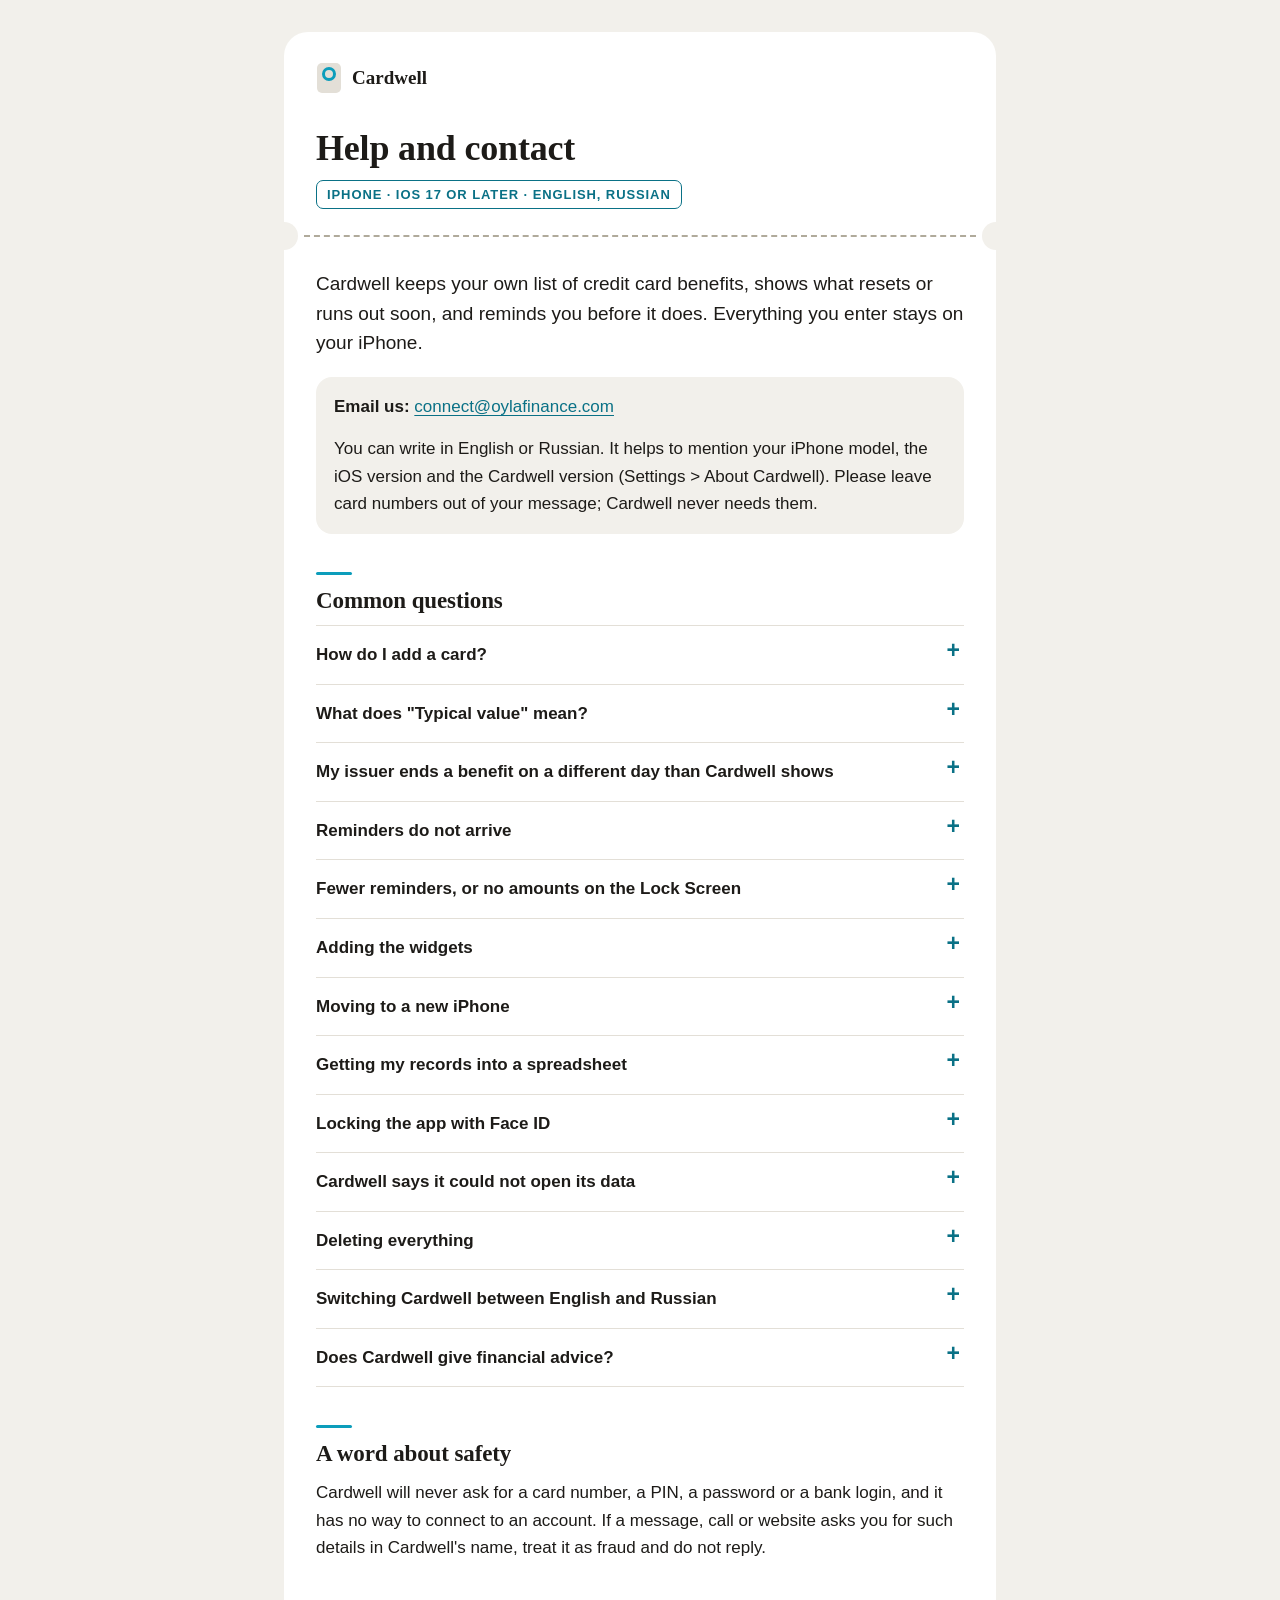
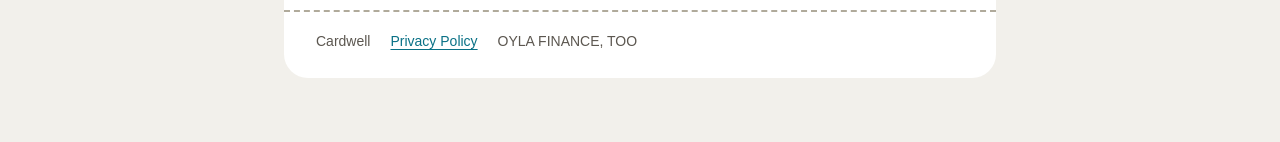
<file: help/index.html>
<!doctype html>
<html lang="en">
<head>
<meta charset="utf-8">
<meta name="viewport" content="width=device-width, initial-scale=1">
<meta name="color-scheme" content="light dark">
<title>Support - Cardwell</title>
<link rel="stylesheet" href="../assets/ticket.css">
</head>
<body>
<main class="ticket">
  <header class="stub">
    <a class="brand" href="./">
      <svg viewBox="0 0 26 32" aria-hidden="true"><rect class="card" x="1" y="1" width="24" height="30" rx="5"/><circle class="ring" cx="13" cy="12" r="5.5"/></svg>
      <span>Cardwell</span>
    </a>
    <h1>Help and contact</h1>
    <p class="stamp">iPhone &middot; iOS 17 or later &middot; English, Russian</p>
  </header>
  <div class="tear" aria-hidden="true"></div>

  <article class="body">
    <p class="lead">Cardwell keeps your own list of credit card benefits, shows what resets or runs out soon, and reminds you before it does. Everything you enter stays on your iPhone.</p>

    <div class="reach">
      <p><strong>Email us:</strong> <a href="mailto:connect@oylafinance.com?subject=Cardwell">connect@oylafinance.com</a></p>
      <p>You can write in English or Russian. It helps to mention your iPhone model, the iOS version and the Cardwell version (Settings &gt; About Cardwell). Please leave card numbers out of your message; Cardwell never needs them.</p>
    </div>

    <h2>Common questions</h2>

    <details>
      <summary>How do I add a card?</summary>
      <p>Tap the plus button on the Cards tab, or "Add a card" when the app is empty. The setup has three steps: the card (a nickname only you will see, the annual fee, the currency and the day its card year starts), its benefits, and reminders. On the second step you can start from ready-made sets, add benefits one by one, or copy them from a card you already added.</p>
      <p>To look around first, tap "Try with a sample card" on the first step, or Settings &gt; Data &gt; Load sample card. The sample card can be removed in the same place.</p>
    </details>

    <details>
      <summary>What does "Typical value" mean?</summary>
      <p>Benefits added from a set come with round placeholder amounts. They are not taken from any card's terms. Each one is marked "Typical value" until you check it against your card and either confirm it or type the right amount.</p>
    </details>

    <details>
      <summary>My issuer ends a benefit on a different day than Cardwell shows</summary>
      <p>Cardwell works out each period from the reset rule you chose and your iPhone's calendar and time zone. A card issuer may close a period at a different hour, in its own time zone, or under terms that have changed since you set the benefit up. Treat your issuer's terms as the final word, adjust the benefit in Cardwell if needed, and use the benefit before the last day rather than on it.</p>
    </details>

    <details>
      <summary>Reminders do not arrive</summary>
      <ul>
        <li>In Cardwell, open Settings: "Remind me before benefits end" should be on and Permission should read "Allowed".</li>
        <li>In iOS Settings &gt; Notifications &gt; Cardwell, notifications should be allowed. A Focus mode can also hold them back.</li>
        <li>Each benefit has its own "Remind me before it ends" switch in its edit form.</li>
        <li>"Send test reminder" in Settings shows a sample reminder about 5 seconds later.</li>
      </ul>
      <p>iOS lets an app keep only a limited number of reminders scheduled ahead, so Cardwell plans the nearest ones and tops them up each time you open it. If it has not been opened for a long while, it sends "Reminders need a refresh"; opening the app is all that is needed.</p>
    </details>

    <details>
      <summary>Fewer reminders, or no amounts on the Lock Screen</summary>
      <p>Settings &gt; Reminders has the time of day and a profile: Light sends fewer reminders, and later. Turning off "Show details in reminders and widgets" keeps benefit names and amounts out of notifications and widgets; they show only counts.</p>
    </details>

    <details>
      <summary>Adding the widgets</summary>
      <p>Touch and hold an empty part of the Home Screen, enter editing mode, add a widget and search for Cardwell; "Ending soon" comes in a small and a medium size. Widgets read a summary that Cardwell refreshes whenever you use the app. If a widget says "Open Cardwell to update", the app has not been opened for about two weeks; opening it once brings the widget up to date.</p>
    </details>

    <details>
      <summary>Moving to a new iPhone</summary>
      <p>Setting up the new iPhone from an iCloud or computer backup brings Cardwell's data along. Without a backup: on the old iPhone choose Settings &gt; Data &gt; Save a copy and send the file to Files, iCloud Drive or AirDrop; on the new one choose Settings &gt; Data &gt; Restore from a copy and pick that file. Restoring replaces everything that is in Cardwell on the new iPhone, and the app asks before it does.</p>
    </details>

    <details>
      <summary>Getting my records into a spreadsheet</summary>
      <p>Settings &gt; Data &gt; Export usage (CSV) saves one calendar year of records as a CSV file that Numbers, Excel or Google Sheets can open. When you have records in more than one year, Cardwell asks which year. The sample card is never included.</p>
    </details>

    <details>
      <summary>Locking the app with Face ID</summary>
      <p>Turn on Settings &gt; Privacy &gt; App lock. Cardwell then asks for Face ID or your device passcode whenever you return to it and hides its screens in the app switcher. App lock needs a device passcode; without one, the switch stays off and the app says so.</p>
    </details>

    <details>
      <summary>Cardwell says it could not open its data</summary>
      <p>Nothing has been deleted: the file that would not open is kept on the iPhone. Choose Restore from a copy if you have saved one, or Start empty to carry on with a fresh start.</p>
    </details>

    <details>
      <summary>Deleting everything</summary>
      <p>Settings &gt; Data &gt; Delete all data removes every card, benefit and record after you confirm. Deleting the app from the iPhone removes everything, settings included. Copies you saved elsewhere and device backups are not touched; remove them where they are kept if you want them gone too.</p>
    </details>

    <details>
      <summary>Switching Cardwell between English and Russian</summary>
      <p>Cardwell's screens, reminders and widgets come in English and Russian. iOS uses whichever of the two stands higher in the language list under Settings &gt; General &gt; Language &amp; Region, and English when neither is there. To run Cardwell in one of them while the rest of the iPhone stays in another, open Cardwell's page in the Settings app and change Language; that row appears once the language list holds more than one entry. Dates and amounts are written the way your region setting expects, whichever language is on.</p>
    </details>

    <details>
      <summary>Does Cardwell give financial advice?</summary>
      <p>No. Cardwell is a personal tracker. It does not connect to any bank or card account, does not hold or move money, and does not recommend cards or other financial products. The amounts and dates come from you, and the "covered" figure is simple arithmetic on them. Cardwell also stands apart from the rest of OYLA FINANCE's business: it shows no offers from the company and passes nothing to it.</p>
    </details>

    <h2>A word about safety</h2>
    <p>Cardwell will never ask for a card number, a PIN, a password or a bank login, and it has no way to connect to an account. If a message, call or website asks you for such details in Cardwell's name, treat it as fraud and do not reply.</p>
  </article>

  <footer class="foot">
    <span>Cardwell</span>
    <a href="../policy/">Privacy Policy</a>
    <span>OYLA FINANCE, TOO</span>
  </footer>
</main>
</body>
</html>
</file>
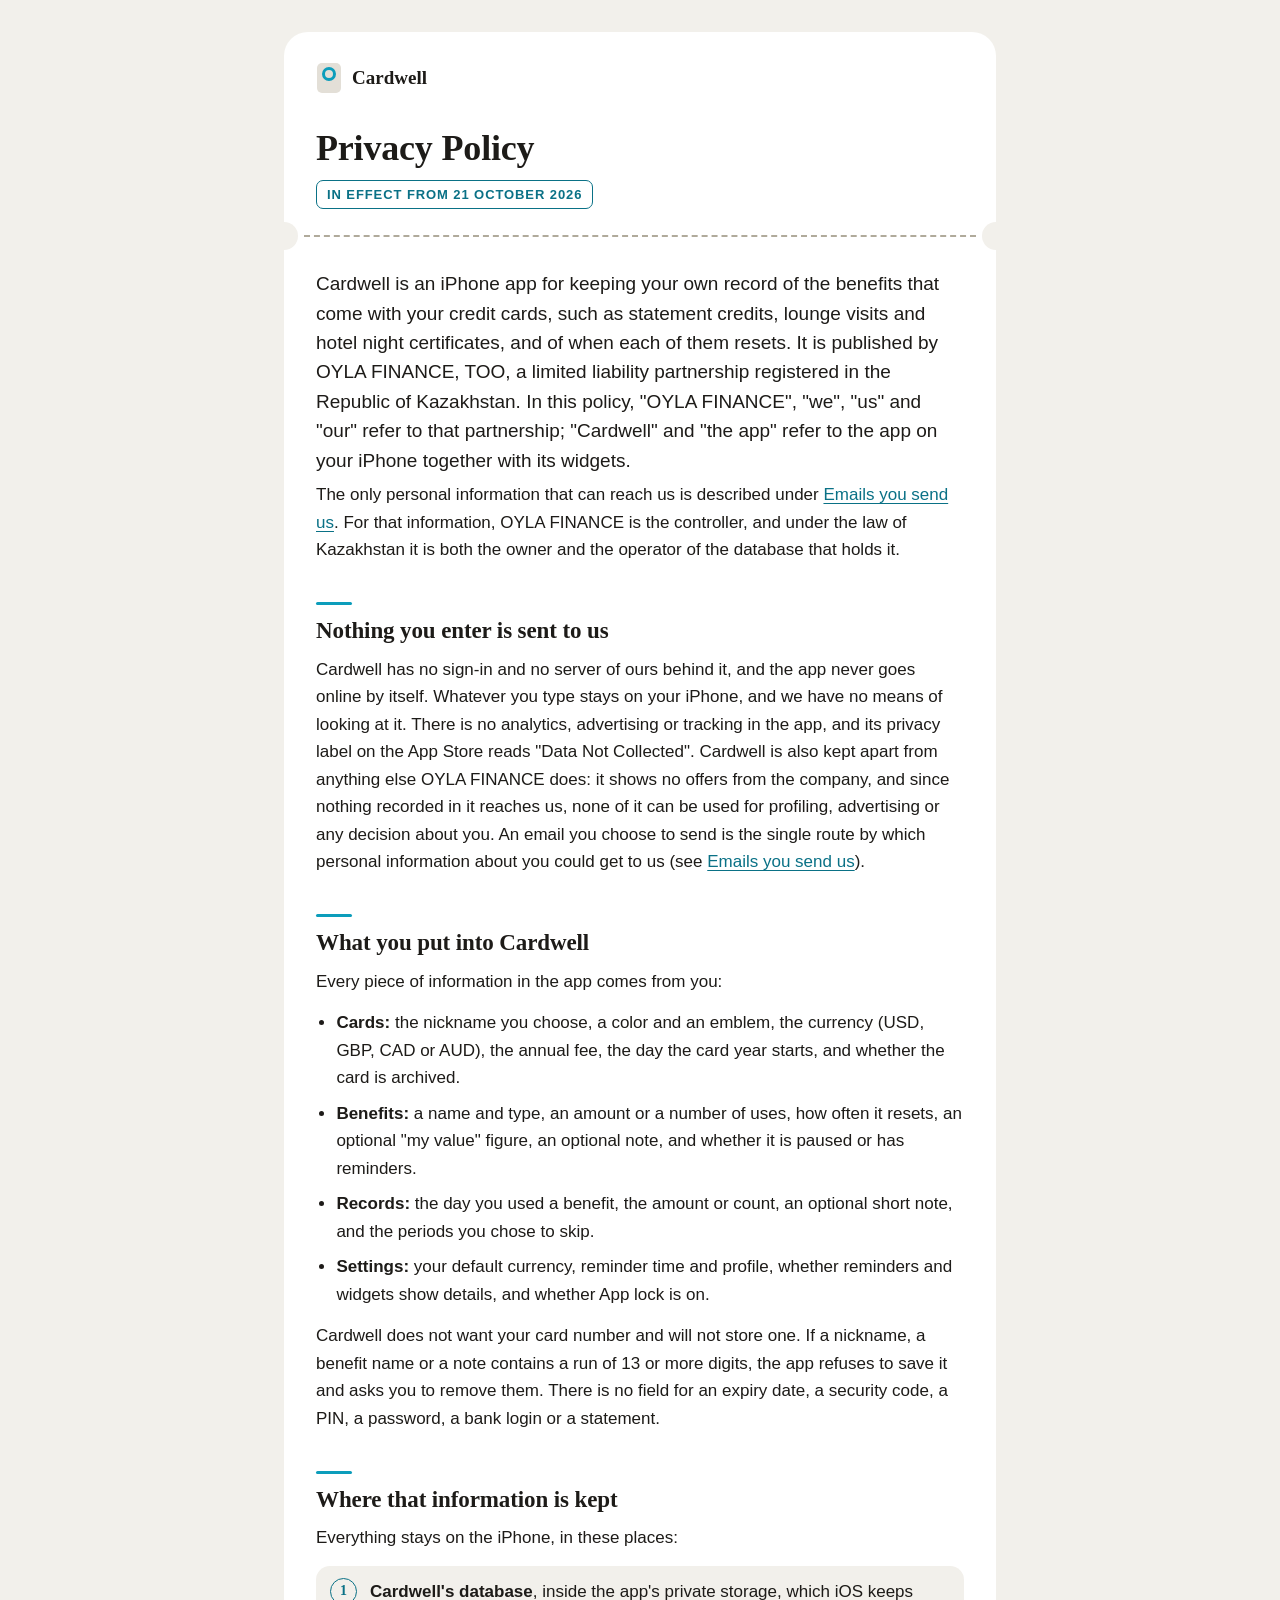
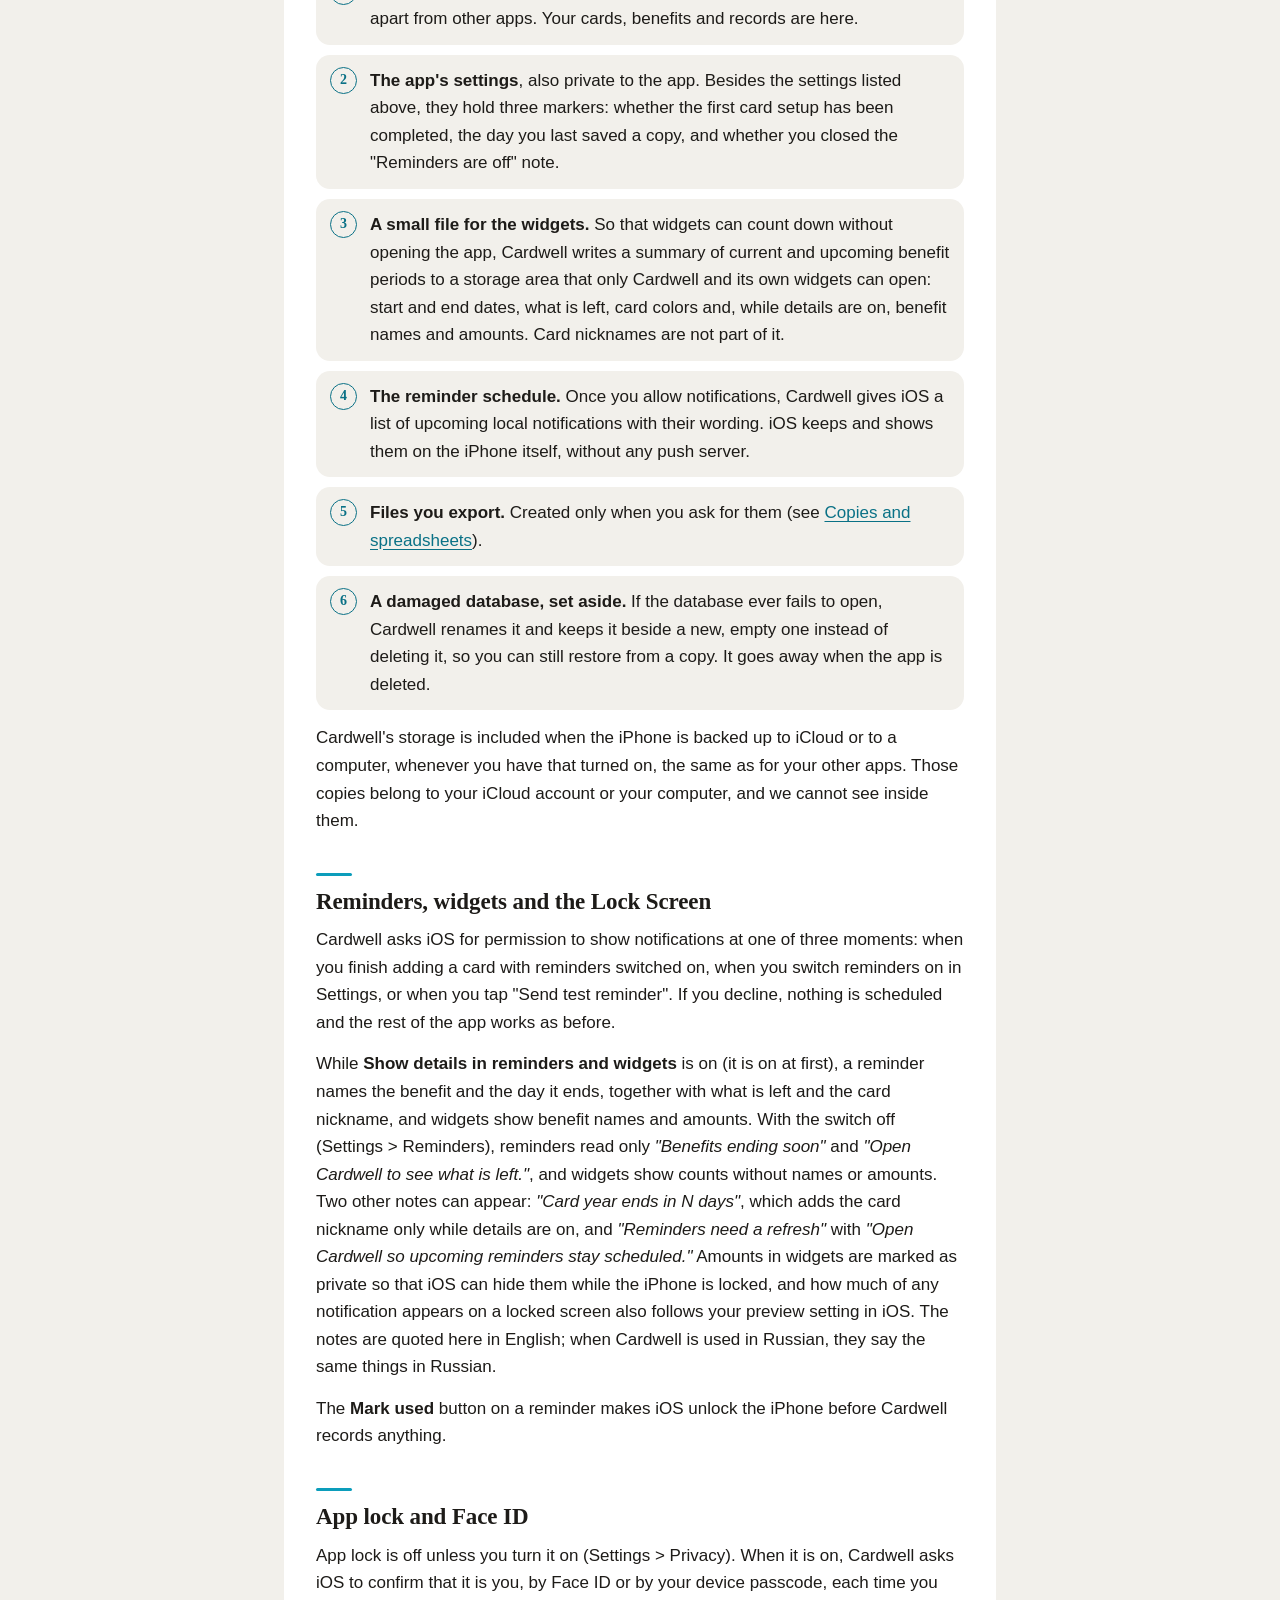
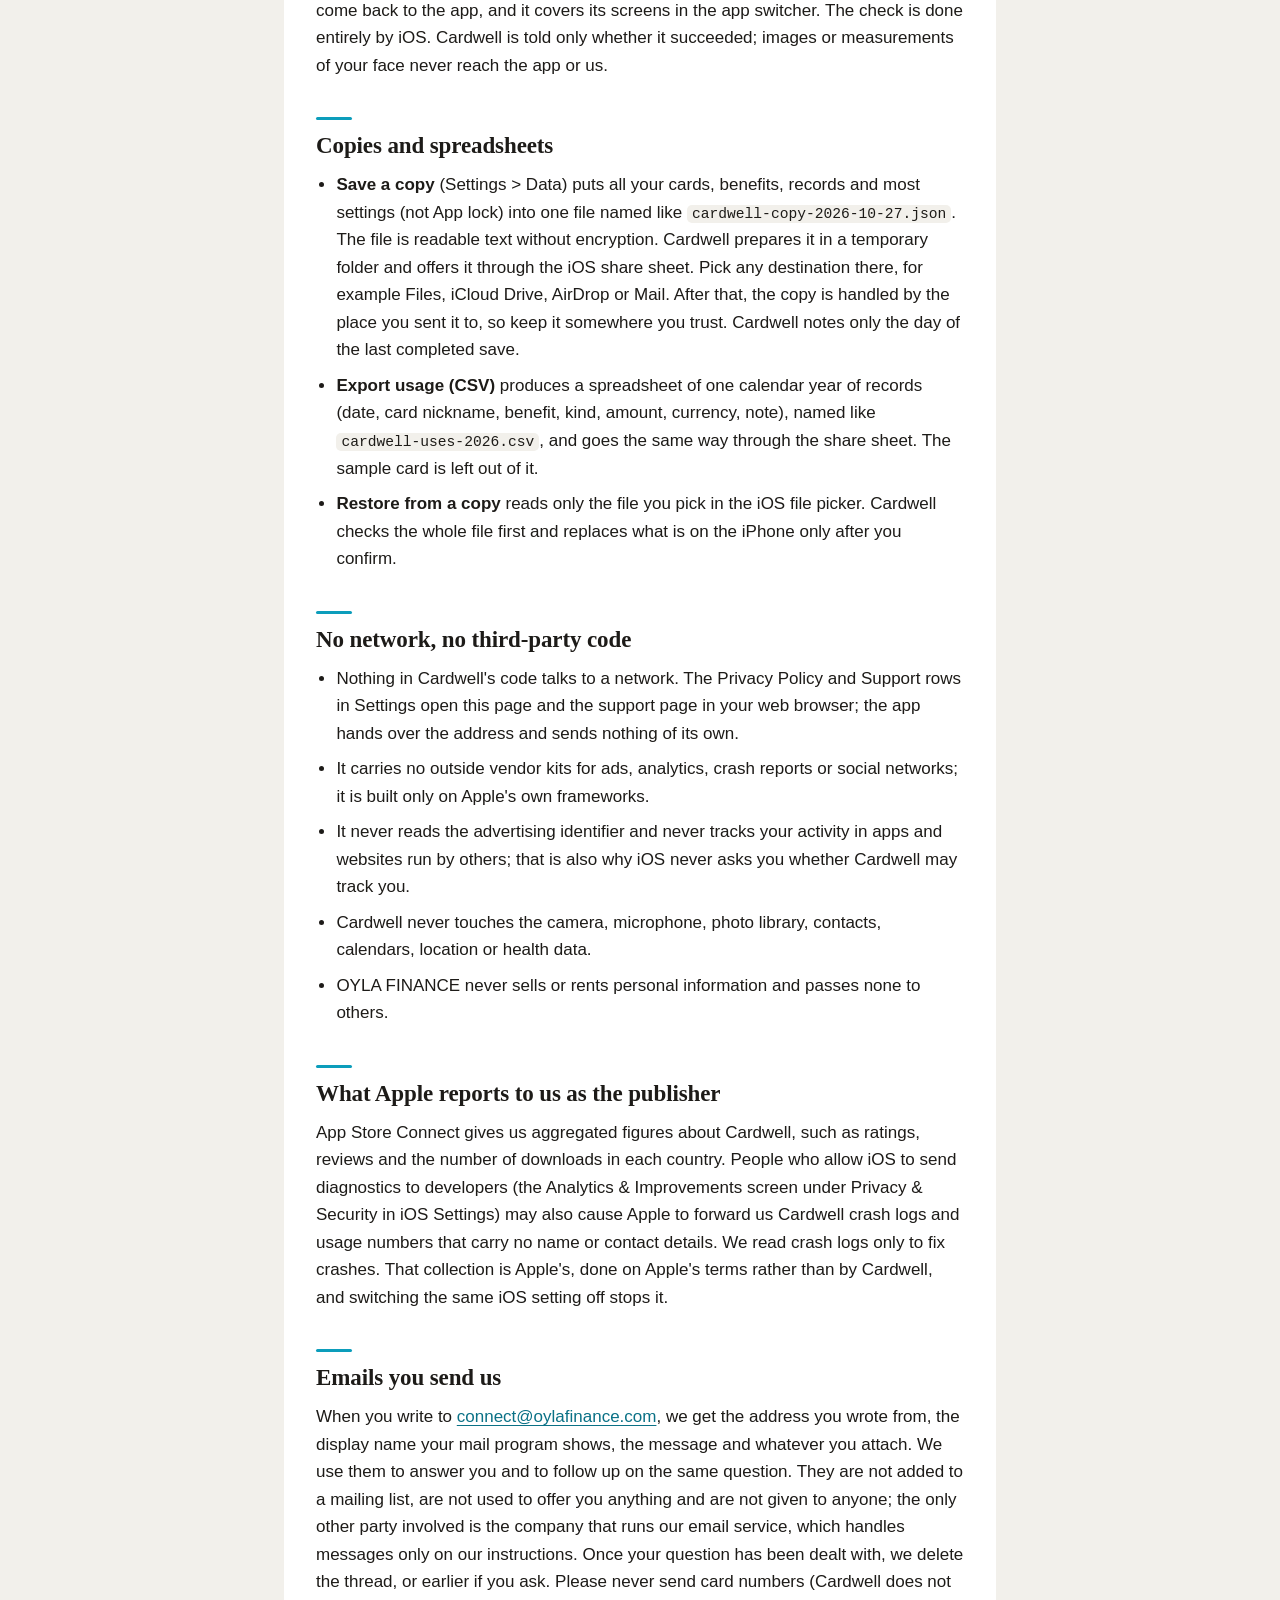
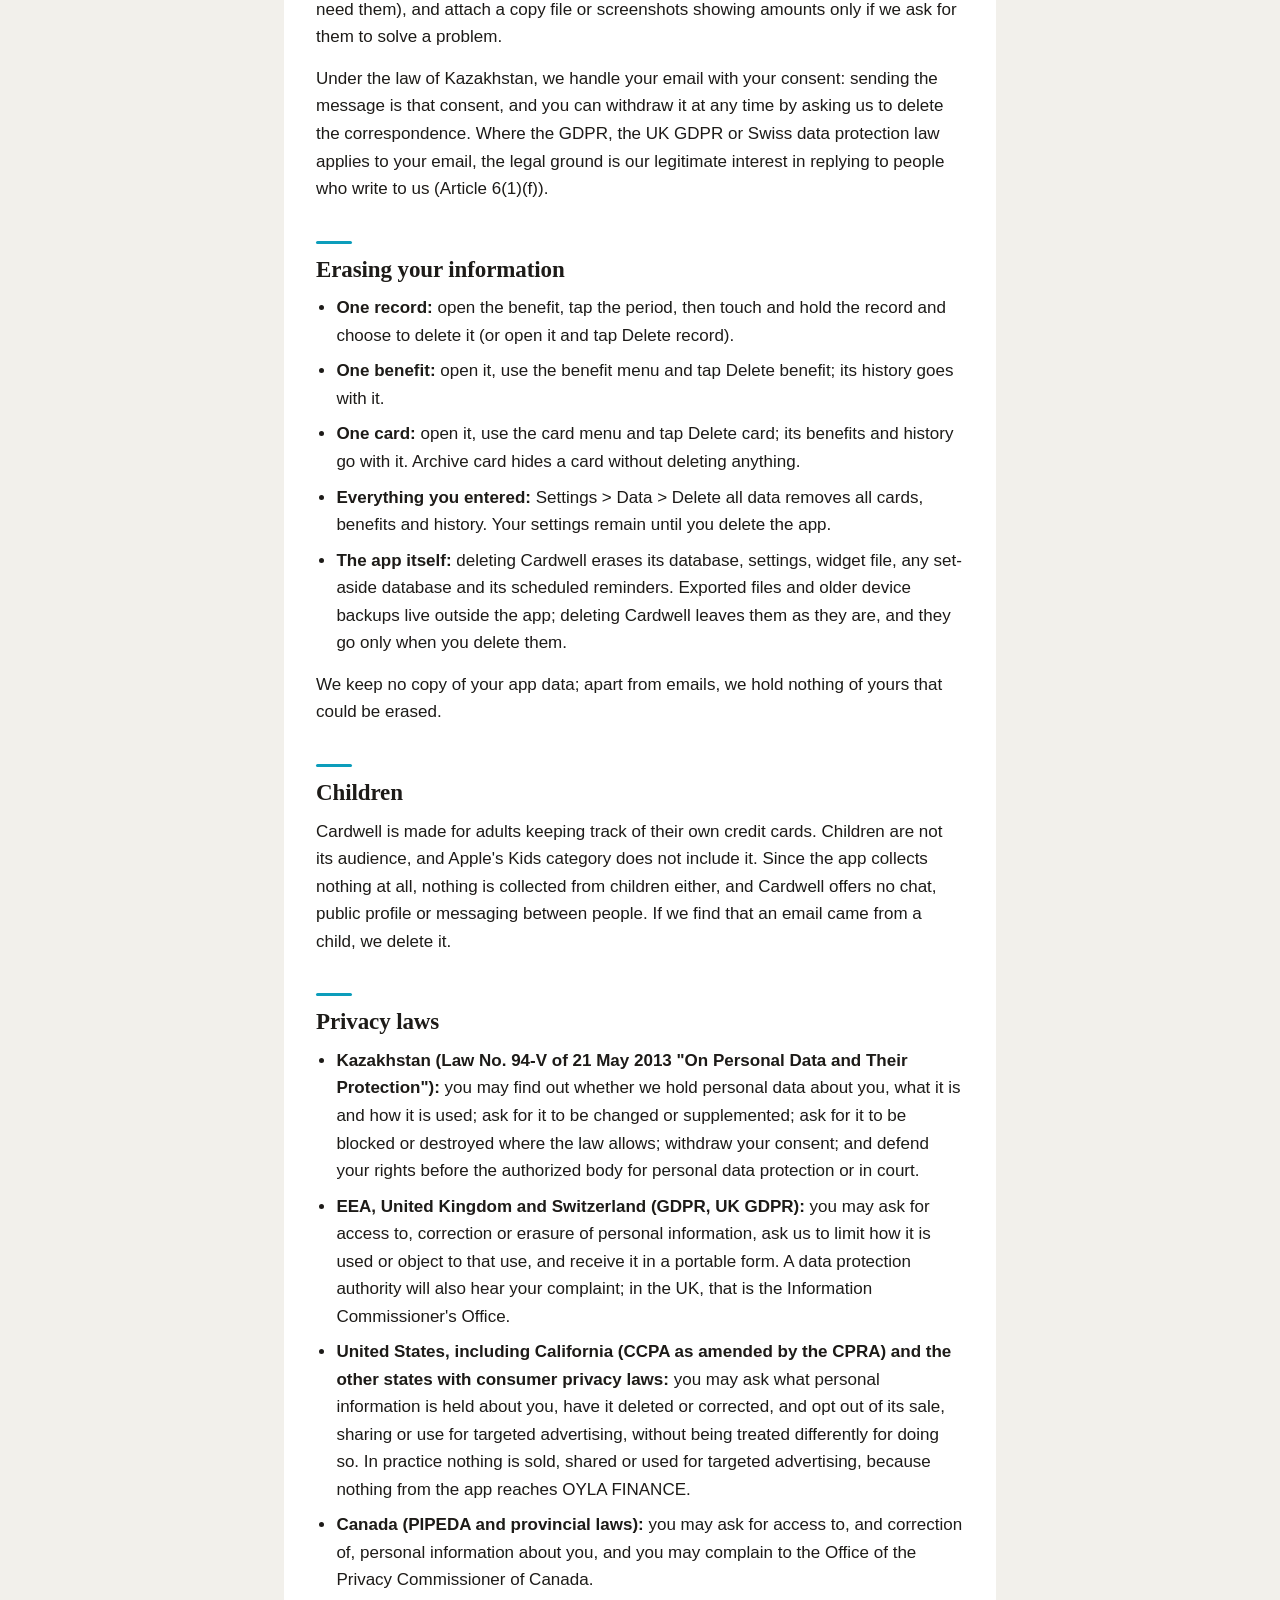
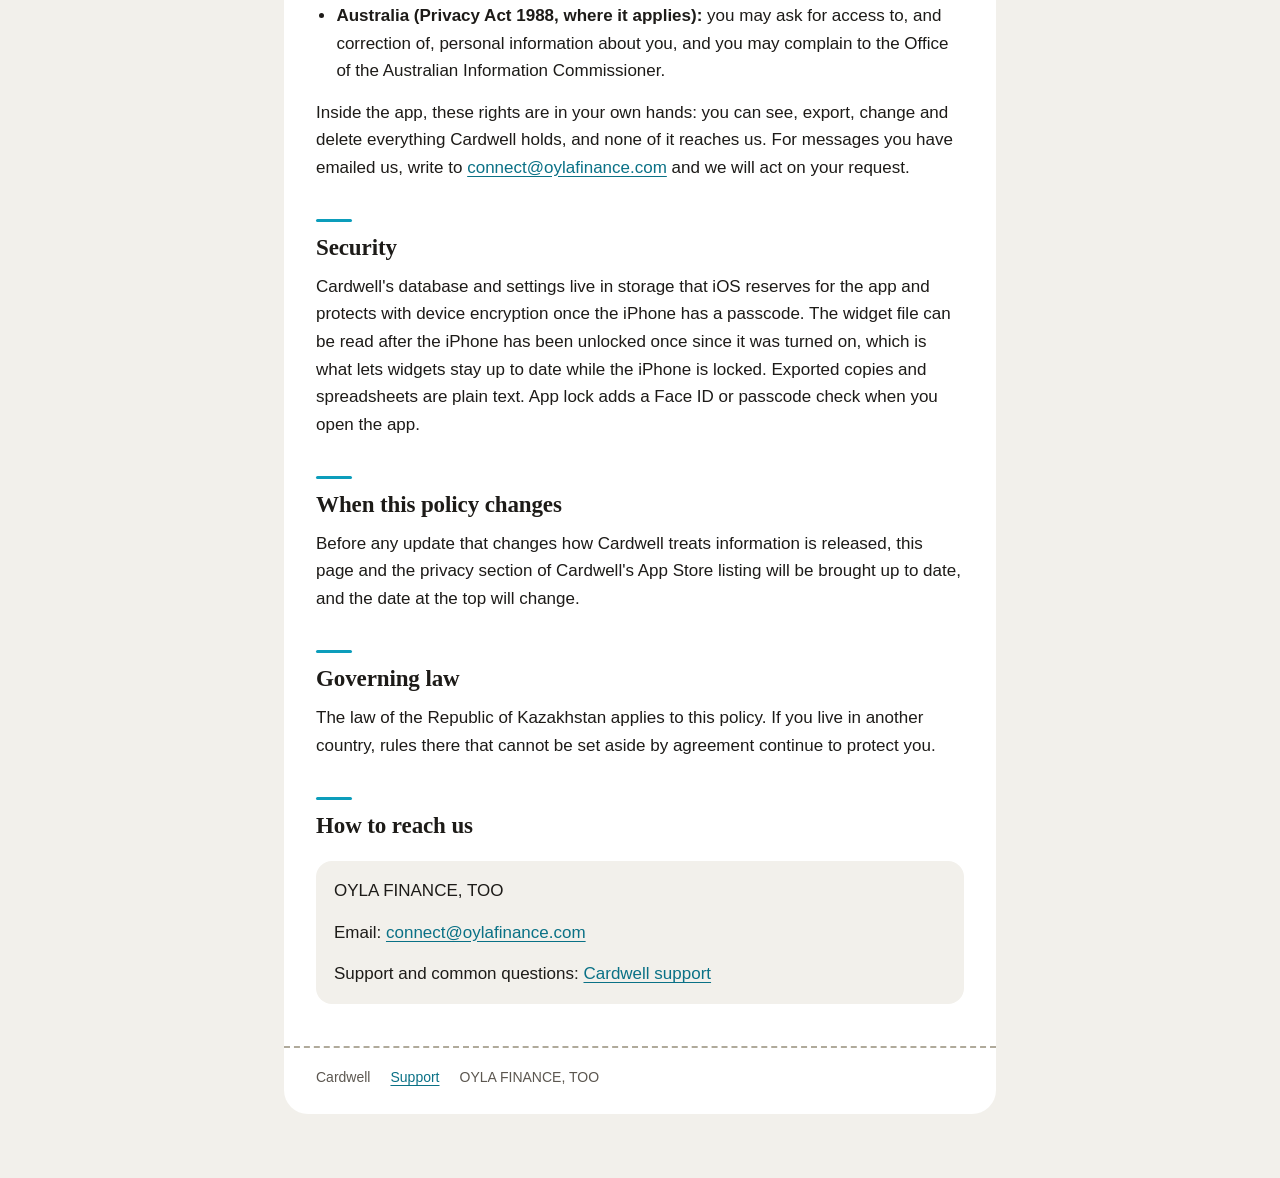
<file: policy/index.html>
<!doctype html>
<html lang="en">
<head>
<meta charset="utf-8">
<meta name="viewport" content="width=device-width, initial-scale=1">
<meta name="color-scheme" content="light dark">
<title>Privacy Policy - Cardwell</title>
<link rel="stylesheet" href="../assets/ticket.css">
</head>
<body>
<main class="ticket">
  <header class="stub">
    <a class="brand" href="../help/">
      <svg viewBox="0 0 26 32" aria-hidden="true"><rect class="card" x="1" y="1" width="24" height="30" rx="5"/><circle class="ring" cx="13" cy="12" r="5.5"/></svg>
      <span>Cardwell</span>
    </a>
    <h1>Privacy Policy</h1>
    <p class="stamp">In effect from 21 October 2026</p>
  </header>
  <div class="tear" aria-hidden="true"></div>

  <article class="body">
    <p class="lead">Cardwell is an iPhone app for keeping your own record of the benefits that come with your credit cards, such as statement credits, lounge visits and hotel night certificates, and of when each of them resets. It is published by OYLA FINANCE, TOO, a limited liability partnership registered in the Republic of Kazakhstan. In this policy, "OYLA FINANCE", "we", "us" and "our" refer to that partnership; "Cardwell" and "the app" refer to the app on your iPhone together with its widgets.</p>
    <p>The only personal information that can reach us is described under <a href="#email">Emails you send us</a>. For that information, OYLA FINANCE is the controller, and under the law of Kazakhstan it is both the owner and the operator of the database that holds it.</p>

    <h2>Nothing you enter is sent to us</h2>
    <p>Cardwell has no sign-in and no server of ours behind it, and the app never goes online by itself. Whatever you type stays on your iPhone, and we have no means of looking at it. There is no analytics, advertising or tracking in the app, and its privacy label on the App Store reads "Data Not Collected". Cardwell is also kept apart from anything else OYLA FINANCE does: it shows no offers from the company, and since nothing recorded in it reaches us, none of it can be used for profiling, advertising or any decision about you. An email you choose to send is the single route by which personal information about you could get to us (see <a href="#email">Emails you send us</a>).</p>

    <h2>What you put into Cardwell</h2>
    <p>Every piece of information in the app comes from you:</p>
    <ul>
      <li><strong>Cards:</strong> the nickname you choose, a color and an emblem, the currency (USD, GBP, CAD or AUD), the annual fee, the day the card year starts, and whether the card is archived.</li>
      <li><strong>Benefits:</strong> a name and type, an amount or a number of uses, how often it resets, an optional "my value" figure, an optional note, and whether it is paused or has reminders.</li>
      <li><strong>Records:</strong> the day you used a benefit, the amount or count, an optional short note, and the periods you chose to skip.</li>
      <li><strong>Settings:</strong> your default currency, reminder time and profile, whether reminders and widgets show details, and whether App lock is on.</li>
    </ul>
    <p>Cardwell does not want your card number and will not store one. If a nickname, a benefit name or a note contains a run of 13 or more digits, the app refuses to save it and asks you to remove them. There is no field for an expiry date, a security code, a PIN, a password, a bank login or a statement.</p>

    <h2>Where that information is kept</h2>
    <p>Everything stays on the iPhone, in these places:</p>
    <ol class="places">
      <li><strong>Cardwell's database</strong>, inside the app's private storage, which iOS keeps apart from other apps. Your cards, benefits and records are here.</li>
      <li><strong>The app's settings</strong>, also private to the app. Besides the settings listed above, they hold three markers: whether the first card setup has been completed, the day you last saved a copy, and whether you closed the "Reminders are off" note.</li>
      <li><strong>A small file for the widgets.</strong> So that widgets can count down without opening the app, Cardwell writes a summary of current and upcoming benefit periods to a storage area that only Cardwell and its own widgets can open: start and end dates, what is left, card colors and, while details are on, benefit names and amounts. Card nicknames are not part of it.</li>
      <li><strong>The reminder schedule.</strong> Once you allow notifications, Cardwell gives iOS a list of upcoming local notifications with their wording. iOS keeps and shows them on the iPhone itself, without any push server.</li>
      <li><strong>Files you export.</strong> Created only when you ask for them (see <a href="#copies">Copies and spreadsheets</a>).</li>
      <li><strong>A damaged database, set aside.</strong> If the database ever fails to open, Cardwell renames it and keeps it beside a new, empty one instead of deleting it, so you can still restore from a copy. It goes away when the app is deleted.</li>
    </ol>
    <p>Cardwell's storage is included when the iPhone is backed up to iCloud or to a computer, whenever you have that turned on, the same as for your other apps. Those copies belong to your iCloud account or your computer, and we cannot see inside them.</p>

    <h2>Reminders, widgets and the Lock Screen</h2>
    <p>Cardwell asks iOS for permission to show notifications at one of three moments: when you finish adding a card with reminders switched on, when you switch reminders on in Settings, or when you tap "Send test reminder". If you decline, nothing is scheduled and the rest of the app works as before.</p>
    <p>While <strong>Show details in reminders and widgets</strong> is on (it is on at first), a reminder names the benefit and the day it ends, together with what is left and the card nickname, and widgets show benefit names and amounts. With the switch off (Settings &gt; Reminders), reminders read only <span class="said">"Benefits ending soon"</span> and <span class="said">"Open Cardwell to see what is left."</span>, and widgets show counts without names or amounts. Two other notes can appear: <span class="said">"Card year ends in N days"</span>, which adds the card nickname only while details are on, and <span class="said">"Reminders need a refresh"</span> with <span class="said">"Open Cardwell so upcoming reminders stay scheduled."</span> Amounts in widgets are marked as private so that iOS can hide them while the iPhone is locked, and how much of any notification appears on a locked screen also follows your preview setting in iOS. The notes are quoted here in English; when Cardwell is used in Russian, they say the same things in Russian.</p>
    <p>The <strong>Mark used</strong> button on a reminder makes iOS unlock the iPhone before Cardwell records anything.</p>

    <h2>App lock and Face ID</h2>
    <p>App lock is off unless you turn it on (Settings &gt; Privacy). When it is on, Cardwell asks iOS to confirm that it is you, by Face ID or by your device passcode, each time you come back to the app, and it covers its screens in the app switcher. The check is done entirely by iOS. Cardwell is told only whether it succeeded; images or measurements of your face never reach the app or us.</p>

    <h2 id="copies">Copies and spreadsheets</h2>
    <ul>
      <li><strong>Save a copy</strong> (Settings &gt; Data) puts all your cards, benefits, records and most settings (not App lock) into one file named like <code>cardwell-copy-2026-10-27.json</code>. The file is readable text without encryption. Cardwell prepares it in a temporary folder and offers it through the iOS share sheet. Pick any destination there, for example Files, iCloud Drive, AirDrop or Mail. After that, the copy is handled by the place you sent it to, so keep it somewhere you trust. Cardwell notes only the day of the last completed save.</li>
      <li><strong>Export usage (CSV)</strong> produces a spreadsheet of one calendar year of records (date, card nickname, benefit, kind, amount, currency, note), named like <code>cardwell-uses-2026.csv</code>, and goes the same way through the share sheet. The sample card is left out of it.</li>
      <li><strong>Restore from a copy</strong> reads only the file you pick in the iOS file picker. Cardwell checks the whole file first and replaces what is on the iPhone only after you confirm.</li>
    </ul>

    <h2>No network, no third-party code</h2>
    <ul>
      <li>Nothing in Cardwell's code talks to a network. The Privacy Policy and Support rows in Settings open this page and the support page in your web browser; the app hands over the address and sends nothing of its own.</li>
      <li>It carries no outside vendor kits for ads, analytics, crash reports or social networks; it is built only on Apple's own frameworks.</li>
      <li>It never reads the advertising identifier and never tracks your activity in apps and websites run by others; that is also why iOS never asks you whether Cardwell may track you.</li>
      <li>Cardwell never touches the camera, microphone, photo library, contacts, calendars, location or health data.</li>
      <li>OYLA FINANCE never sells or rents personal information and passes none to others.</li>
    </ul>

    <h2>What Apple reports to us as the publisher</h2>
    <p>App Store Connect gives us aggregated figures about Cardwell, such as ratings, reviews and the number of downloads in each country. People who allow iOS to send diagnostics to developers (the Analytics &amp; Improvements screen under Privacy &amp; Security in iOS Settings) may also cause Apple to forward us Cardwell crash logs and usage numbers that carry no name or contact details. We read crash logs only to fix crashes. That collection is Apple's, done on Apple's terms rather than by Cardwell, and switching the same iOS setting off stops it.</p>

    <h2 id="email">Emails you send us</h2>
    <p>When you write to <a href="mailto:connect@oylafinance.com">connect@oylafinance.com</a>, we get the address you wrote from, the display name your mail program shows, the message and whatever you attach. We use them to answer you and to follow up on the same question. They are not added to a mailing list, are not used to offer you anything and are not given to anyone; the only other party involved is the company that runs our email service, which handles messages only on our instructions. Once your question has been dealt with, we delete the thread, or earlier if you ask. Please never send card numbers (Cardwell does not need them), and attach a copy file or screenshots showing amounts only if we ask for them to solve a problem.</p>
    <p>Under the law of Kazakhstan, we handle your email with your consent: sending the message is that consent, and you can withdraw it at any time by asking us to delete the correspondence. Where the GDPR, the UK GDPR or Swiss data protection law applies to your email, the legal ground is our legitimate interest in replying to people who write to us (Article 6(1)(f)).</p>

    <h2>Erasing your information</h2>
    <ul>
      <li><strong>One record:</strong> open the benefit, tap the period, then touch and hold the record and choose to delete it (or open it and tap Delete record).</li>
      <li><strong>One benefit:</strong> open it, use the benefit menu and tap Delete benefit; its history goes with it.</li>
      <li><strong>One card:</strong> open it, use the card menu and tap Delete card; its benefits and history go with it. Archive card hides a card without deleting anything.</li>
      <li><strong>Everything you entered:</strong> Settings &gt; Data &gt; Delete all data removes all cards, benefits and history. Your settings remain until you delete the app.</li>
      <li><strong>The app itself:</strong> deleting Cardwell erases its database, settings, widget file, any set-aside database and its scheduled reminders. Exported files and older device backups live outside the app; deleting Cardwell leaves them as they are, and they go only when you delete them.</li>
    </ul>
    <p>We keep no copy of your app data; apart from emails, we hold nothing of yours that could be erased.</p>

    <h2>Children</h2>
    <p>Cardwell is made for adults keeping track of their own credit cards. Children are not its audience, and Apple's Kids category does not include it. Since the app collects nothing at all, nothing is collected from children either, and Cardwell offers no chat, public profile or messaging between people. If we find that an email came from a child, we delete it.</p>

    <h2>Privacy laws</h2>
    <ul>
      <li><strong>Kazakhstan (Law No. 94-V of 21 May 2013 "On Personal Data and Their Protection"):</strong> you may find out whether we hold personal data about you, what it is and how it is used; ask for it to be changed or supplemented; ask for it to be blocked or destroyed where the law allows; withdraw your consent; and defend your rights before the authorized body for personal data protection or in court.</li>
      <li><strong>EEA, United Kingdom and Switzerland (GDPR, UK GDPR):</strong> you may ask for access to, correction or erasure of personal information, ask us to limit how it is used or object to that use, and receive it in a portable form. A data protection authority will also hear your complaint; in the UK, that is the Information Commissioner's Office.</li>
      <li><strong>United States, including California (CCPA as amended by the CPRA) and the other states with consumer privacy laws:</strong> you may ask what personal information is held about you, have it deleted or corrected, and opt out of its sale, sharing or use for targeted advertising, without being treated differently for doing so. In practice nothing is sold, shared or used for targeted advertising, because nothing from the app reaches OYLA FINANCE.</li>
      <li><strong>Canada (PIPEDA and provincial laws):</strong> you may ask for access to, and correction of, personal information about you, and you may complain to the Office of the Privacy Commissioner of Canada.</li>
      <li><strong>Australia (Privacy Act 1988, where it applies):</strong> you may ask for access to, and correction of, personal information about you, and you may complain to the Office of the Australian Information Commissioner.</li>
    </ul>
    <p>Inside the app, these rights are in your own hands: you can see, export, change and delete everything Cardwell holds, and none of it reaches us. For messages you have emailed us, write to <a href="mailto:connect@oylafinance.com">connect@oylafinance.com</a> and we will act on your request.</p>

    <h2>Security</h2>
    <p>Cardwell's database and settings live in storage that iOS reserves for the app and protects with device encryption once the iPhone has a passcode. The widget file can be read after the iPhone has been unlocked once since it was turned on, which is what lets widgets stay up to date while the iPhone is locked. Exported copies and spreadsheets are plain text. App lock adds a Face ID or passcode check when you open the app.</p>

    <h2>When this policy changes</h2>
    <p>Before any update that changes how Cardwell treats information is released, this page and the privacy section of Cardwell's App Store listing will be brought up to date, and the date at the top will change.</p>

    <h2>Governing law</h2>
    <p>The law of the Republic of Kazakhstan applies to this policy. If you live in another country, rules there that cannot be set aside by agreement continue to protect you.</p>

    <h2>How to reach us</h2>
    <div class="reach">
      <p>OYLA FINANCE, TOO</p>
      <p>Email: <a href="mailto:connect@oylafinance.com">connect@oylafinance.com</a></p>
      <p>Support and common questions: <a href="../help/">Cardwell support</a></p>
    </div>
  </article>

  <footer class="foot">
    <span>Cardwell</span>
    <a href="../help/">Support</a>
    <span>OYLA FINANCE, TOO</span>
  </footer>
</main>
</body>
</html>
</file>
<file: assets/ticket.css>
:root {
  --well: #F2F0EB;
  --paper: #FFFFFF;
  --ink: #1D1B18;
  --ink-soft: #5C5750;
  --rule: #E3DFD7;
  --perforation: #B0AA9B;
  --cyan-text: #0A7186;
  --cyan-fill: #0C9DBB;
  color-scheme: light dark;
}

@media (prefers-color-scheme: dark) {
  :root {
    --well: #0C0E0E;
    --paper: #131615;
    --ink: #F0EEE9;
    --ink-soft: #AEB0AB;
    --rule: #2B302F;
    --perforation: #6C706D;
    --cyan-text: #4CCBE3;
    --cyan-fill: #35C2DE;
  }
}

*, *::before, *::after { box-sizing: border-box; }

html { background: var(--well); }

body {
  margin: 0;
  padding: 32px 16px 64px;
  color: var(--ink);
  font: 17px/1.62 -apple-system, BlinkMacSystemFont, "Segoe UI", Roboto, "Helvetica Neue", Arial, sans-serif;
  -webkit-text-size-adjust: 100%;
}

.ticket {
  max-width: 712px;
  margin: 0 auto;
  background: var(--paper);
  border-radius: 24px;
  overflow: hidden;
}

.stub { padding: 30px 32px 26px; }

.brand {
  display: inline-flex;
  align-items: center;
  gap: 10px;
  color: inherit;
  text-decoration: none;
  font-family: ui-serif, "New York", "Iowan Old Style", Georgia, serif;
  font-size: 19px;
  font-weight: 600;
}

.brand svg { width: 26px; height: 32px; flex: none; }
.brand .card { fill: var(--rule); }
.brand .ring { fill: none; stroke: var(--cyan-fill); stroke-width: 3; }

h1, h2 {
  font-family: ui-serif, "New York", "Iowan Old Style", Georgia, serif;
  font-weight: 600;
  letter-spacing: -0.005em;
}

h1 { font-size: 36px; line-height: 1.1; margin: 26px 0 12px; }

.stamp {
  display: inline-block;
  margin: 0;
  padding: 3px 10px;
  border: 1.5px solid currentColor;
  border-radius: 7px;
  color: var(--cyan-text);
  font-size: 13px;
  font-weight: 600;
  letter-spacing: 0.07em;
  text-transform: uppercase;
}

.tear {
  position: relative;
  height: 0;
  margin: 0 20px;
  border-top: 2px dashed var(--perforation);
}

.tear::before, .tear::after {
  content: "";
  position: absolute;
  top: -15px;
  width: 28px;
  height: 28px;
  border-radius: 50%;
  background: var(--well);
}

.tear::before { left: -34px; }
.tear::after { right: -34px; }

.body { padding: 10px 32px 34px; }

.lead { font-size: 19px; line-height: 1.55; margin: 22px 0 6px; }

h2 { font-size: 23px; line-height: 1.25; margin: 38px 0 10px; }

h2::before {
  content: "";
  display: block;
  width: 36px;
  height: 3px;
  margin-bottom: 12px;
  border-radius: 2px;
  background: var(--cyan-fill);
}

p { margin: 0 0 14px; }
ul { padding-left: 1.2em; margin: 0 0 14px; }
li { margin: 8px 0; }

a { color: var(--cyan-text); text-underline-offset: 3px; }

code {
  font-family: ui-monospace, "SF Mono", Menlo, Consolas, monospace;
  font-size: 0.86em;
  padding: 1px 5px;
  border-radius: 5px;
  background: var(--well);
}

.places { list-style: none; padding: 0; margin: 6px 0 14px; counter-reset: place; }

.places li {
  counter-increment: place;
  position: relative;
  margin: 10px 0;
  padding: 12px 14px 12px 54px;
  border-radius: 14px;
  background: var(--well);
}

.places li::before {
  content: counter(place);
  position: absolute;
  left: 14px;
  top: 12px;
  width: 27px;
  height: 27px;
  border: 1.5px solid var(--cyan-text);
  border-radius: 50%;
  color: var(--cyan-text);
  font: 600 14px/24px ui-serif, "New York", Georgia, serif;
  text-align: center;
}

.said { font-style: italic; }

.reach {
  margin: 20px 0 8px;
  padding: 16px 18px;
  border-radius: 16px;
  background: var(--well);
}

.reach p:last-child { margin-bottom: 0; }

details { border-top: 1px solid var(--rule); padding: 15px 0; }
details:last-of-type { border-bottom: 1px solid var(--rule); }

summary {
  position: relative;
  padding-right: 32px;
  font-weight: 600;
  cursor: pointer;
  list-style: none;
}

summary::-webkit-details-marker { display: none; }

summary::after {
  content: "+";
  position: absolute;
  right: 4px;
  top: -2px;
  color: var(--cyan-text);
  font-size: 23px;
  line-height: 1;
}

details[open] summary::after { content: "\2212"; }

details p, details ul { margin-top: 10px; }

.foot {
  display: flex;
  flex-wrap: wrap;
  gap: 6px 20px;
  padding: 18px 32px 26px;
  border-top: 2px dashed var(--perforation);
  color: var(--ink-soft);
  font-size: 14px;
}

@media (max-width: 520px) {
  body { padding: 0 0 40px; }
  .ticket { border-radius: 0; }
  .stub, .body, .foot { padding-left: 20px; padding-right: 20px; }
  .tear { margin: 0 12px; }
  .tear::before { left: -26px; }
  .tear::after { right: -26px; }
  h1 { font-size: 30px; }
}
</file>
